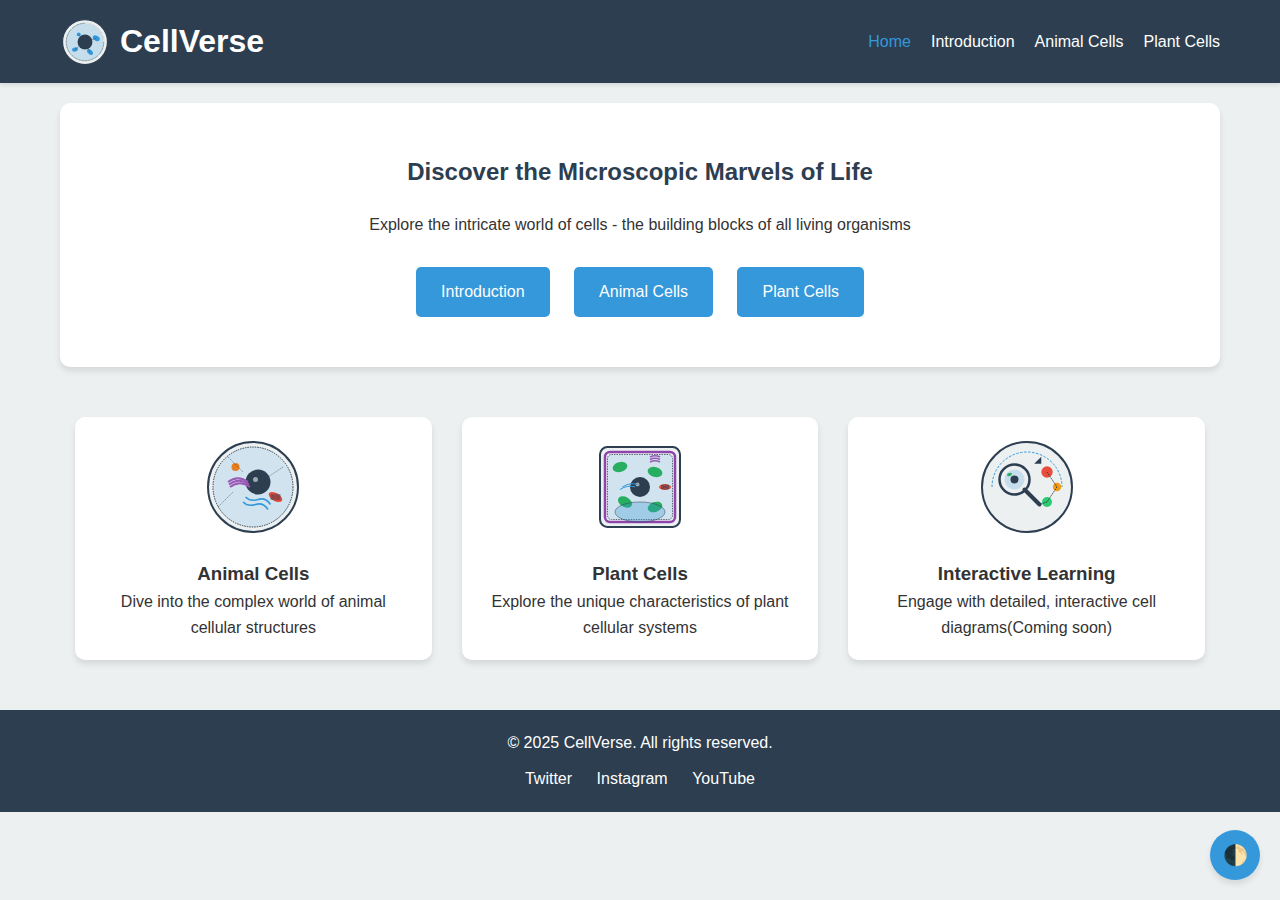
<file: Cellverse/index.html>
<!DOCTYPE html>
<html lang="en">
<head>
    <meta charset="UTF-8">
    <meta name="viewport" content="width=device-width, initial-scale=1.0">
    <title>CellVerse - Explore the World of Cells</title>
    <link rel="stylesheet" href="styles.css">
</head>
<body>
    <header>
        <nav>
            <div class="logo">
                <img src="cellverse-logo.svg" alt="CellVerse Logo">
                <h1>CellVerse</h1>
            </div>
            <ul>
                <li><a href="index.html" class="active">Home</a></li>
                <li><a href="about.html">Introduction</a></li>
                <li><a href="animal-cells.html">Animal Cells</a></li>
                <li><a href="plant-cells.html">Plant Cells</a></li>
            </ul>
        </nav>
    </header>

    <main>
        <section class="hero">
            <h2>Discover the Microscopic Marvels of Life</h2>
            <p>Explore the intricate world of cells - the building blocks of all living organisms</p>
            <div class="cta-buttons">
                <a href="about.html" class="btn btn-secondary">Introduction</a>
                <a href="animal-cells.html" class="btn btn-secondary">Animal Cells</a>
                <a href="plant-cells.html" class="btn btn-secondary">Plant Cells</a>
            </div>
        </section>

        <section class="features">
            <div class="feature">
                <img src="animal-cell-icon.svg" alt="Animal Cell Icon">
                <h3>Animal Cells</h3>
                <p>Dive into the complex world of animal cellular structures</p>
            </div>
            <div class="feature">
                <img src="plant-cell-icon.svg" alt="Plant Cell Icon">
                <h3>Plant Cells</h3>
                <p>Explore the unique characteristics of plant cellular systems</p>
            </div>
            <div class="feature">
                <img src="interactive-icon.svg" alt="Interactive Icon">
                <h3>Interactive Learning</h3>
                <p>Engage with detailed, interactive cell diagrams(Coming soon)</p>
            </div>
        </section>
    </main>

    <footer>
        <p>&copy; 2025 CellVerse. All rights reserved.</p>
        <div class="social-links">
            <a href="#" class="social-icon">Twitter</a>
            <a href="#" class="social-icon">Instagram</a>
            <a href="#" class="social-icon">YouTube</a>
        </div>
    </footer>

    <script src="main.js"></script>
</body>
</html>
</file>
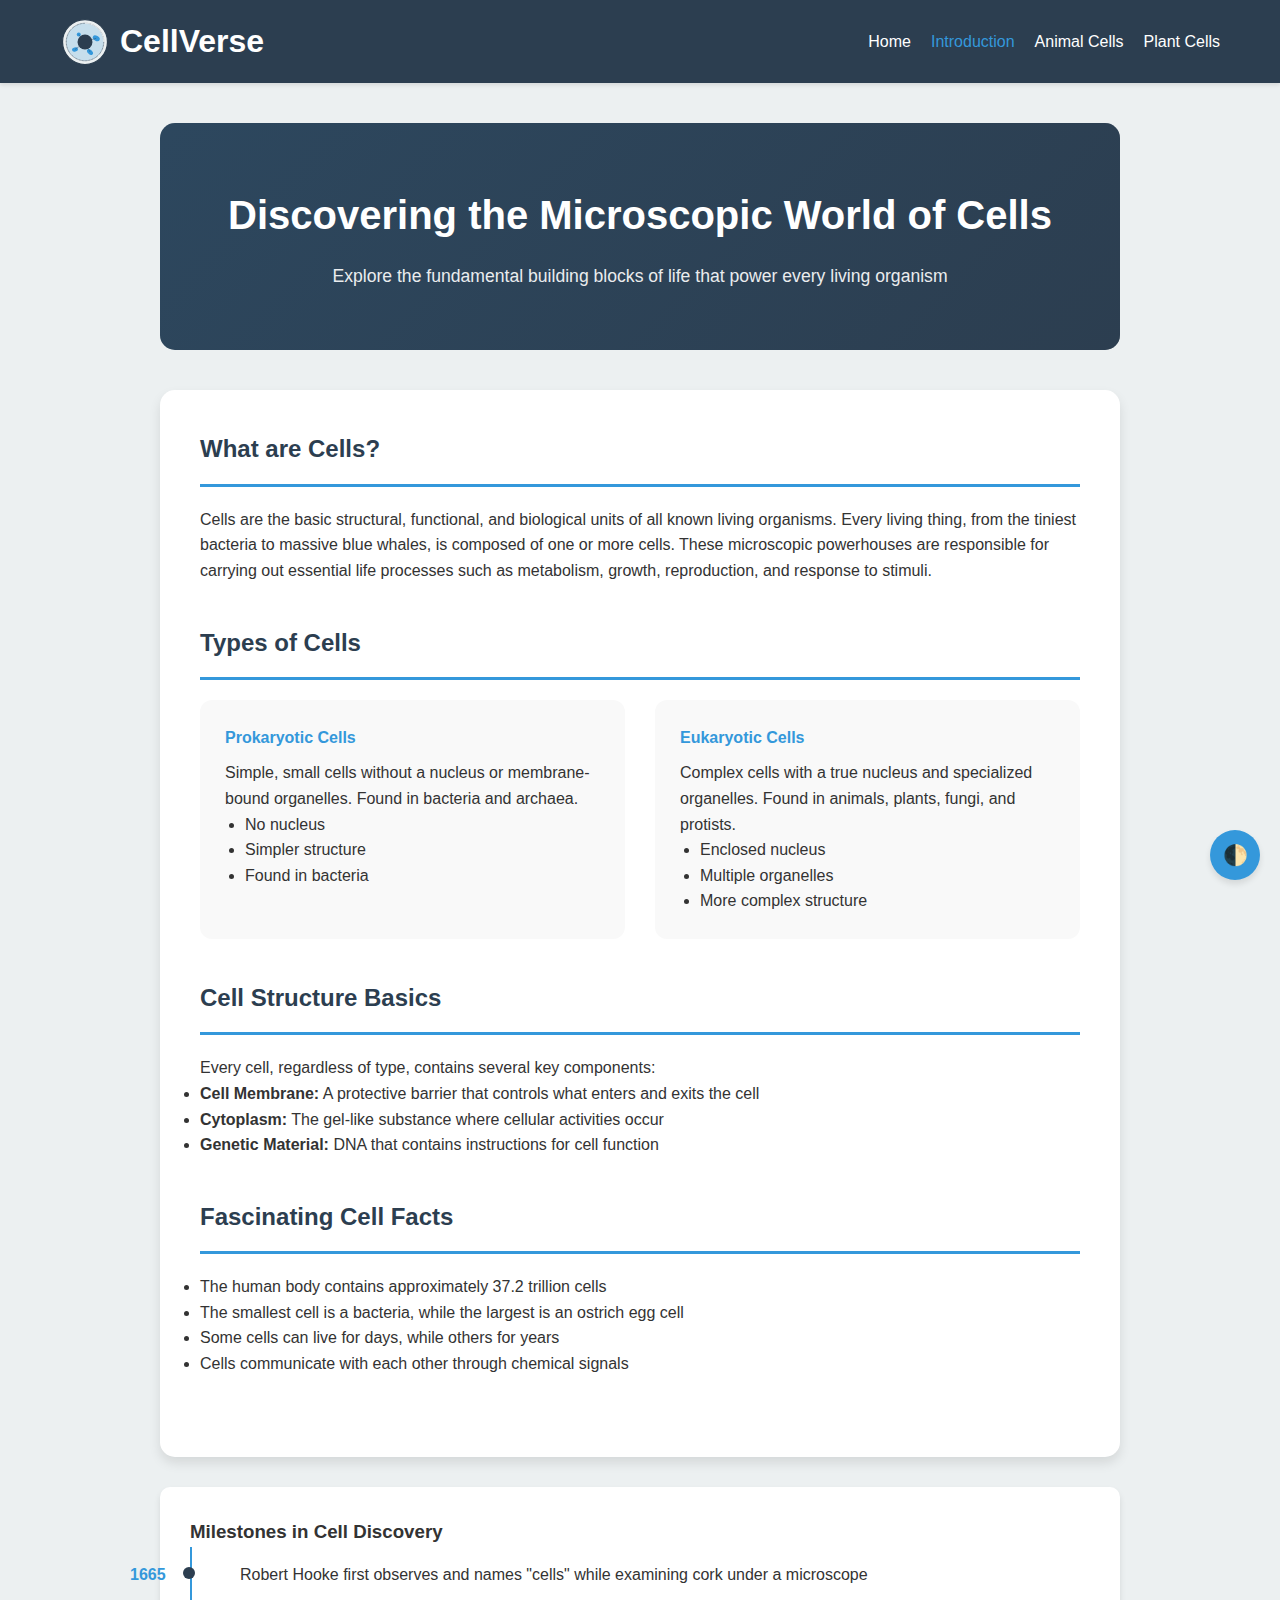
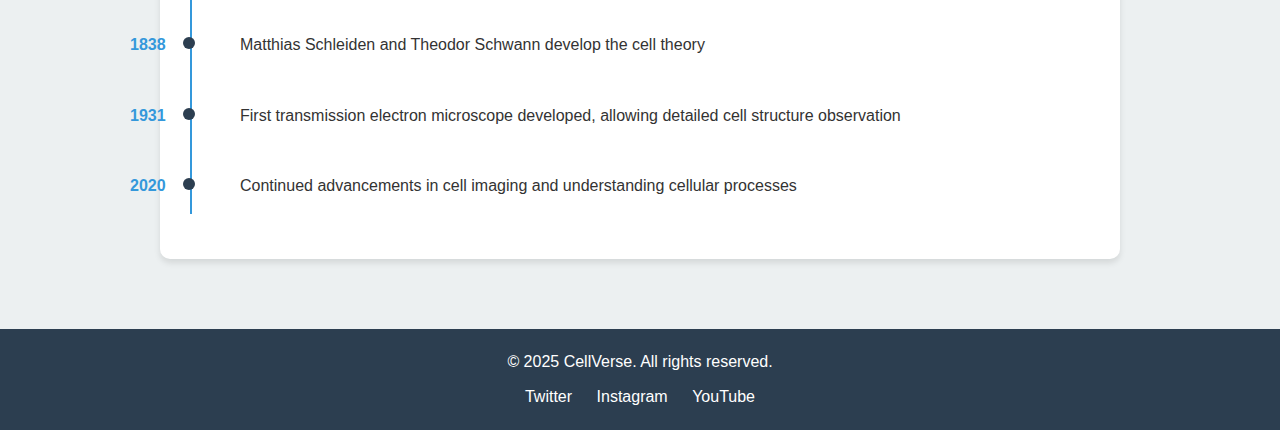
<file: Cellverse/about.html>
<!DOCTYPE html>
<html lang="en">
<head>
    <meta charset="UTF-8">
    <meta name="viewport" content="width=device-width, initial-scale=1.0">
    <title>CellVerse - About Cells</title>
    <link rel="stylesheet" href="styles.css">
</head>
<body>
    <header>
        <nav>
            <div class="logo">
                <img src="cellverse-logo.svg" alt="CellVerse Logo">
                <h1>CellVerse</h1>
            </div>
            <ul>
                <li><a href="index.html">Home</a></li>
                <li><a href="about.html"class="active">Introduction</a></li>
                <li><a href="animal-cells.html" >Animal Cells</a></li>
                <li><a href="plant-cells.html">Plant Cells</a></li>
            </ul>
        </nav>
    </header>

    <main class="about-page">
        <section class="about-hero">
            <h2>Discovering the Microscopic World of Cells</h2>
            <p>Explore the fundamental building blocks of life that power every living organism</p>
        </section>

        <section class="about-content">
            <div class="content-block">
                <h3>What are Cells?</h3>
                <p>Cells are the basic structural, functional, and biological units of all known living organisms. Every living thing, from the tiniest bacteria to massive blue whales, is composed of one or more cells. These microscopic powerhouses are responsible for carrying out essential life processes such as metabolism, growth, reproduction, and response to stimuli.</p>
            </div>

            <div class="content-block">
                <h3>Types of Cells</h3>
                <div class="cell-types">
                    <div class="cell-type">
                        <h4>Prokaryotic Cells</h4>
                        <p>Simple, small cells without a nucleus or membrane-bound organelles. Found in bacteria and archaea.</p>
                        <ul>
                            <li>No nucleus</li>
                            <li>Simpler structure</li>
                            <li>Found in bacteria</li>
                        </ul>
                    </div>
                    <div class="cell-type">
                        <h4>Eukaryotic Cells</h4>
                        <p>Complex cells with a true nucleus and specialized organelles. Found in animals, plants, fungi, and protists.</p>
                        <ul>
                            <li>Enclosed nucleus</li>
                            <li>Multiple organelles</li>
                            <li>More complex structure</li>
                        </ul>
                    </div>
                </div>
            </div>

            <div class="content-block">
                <h3>Cell Structure Basics</h3>
                <p>Every cell, regardless of type, contains several key components:</p>
                <ul>
                    <li><strong>Cell Membrane:</strong> A protective barrier that controls what enters and exits the cell</li>
                    <li><strong>Cytoplasm:</strong> The gel-like substance where cellular activities occur</li>
                    <li><strong>Genetic Material:</strong> DNA that contains instructions for cell function</li>
                </ul>
            </div>

            <div class="content-block">
                <h3>Fascinating Cell Facts</h3>
                <ul>
                    <li>The human body contains approximately 37.2 trillion cells</li>
                    <li>The smallest cell is a bacteria, while the largest is an ostrich egg cell</li>
                    <li>Some cells can live for days, while others for years</li>
                    <li>Cells communicate with each other through chemical signals</li>
                </ul>
            </div>
        </section>

        <section class="scientific-timeline">
            <h3>Milestones in Cell Discovery</h3>
            <div class="timeline">
                <div class="timeline-item">
                    <span class="year">1665</span>
                    <p>Robert Hooke first observes and names "cells" while examining cork under a microscope</p>
                </div>
                <div class="timeline-item">
                    <span class="year">1838</span>
                    <p>Matthias Schleiden and Theodor Schwann develop the cell theory</p>
                </div>
                <div class="timeline-item">
                    <span class="year">1931</span>
                    <p>First transmission electron microscope developed, allowing detailed cell structure observation</p>
                </div>
                <div class="timeline-item">
                    <span class="year">2020</span>
                    <p>Continued advancements in cell imaging and understanding cellular processes</p>
                </div>
            </div>
        </section>
    </main>

    <footer>
        <p>&copy; 2025 CellVerse. All rights reserved.</p>
        <div class="social-links">
            <a href="#" class="social-icon">Twitter</a>
            <a href="#" class="social-icon">Instagram</a>
            <a href="#" class="social-icon">YouTube</a>
        </div>
    </footer>

    <script src="main.js"></script>
</body>
</html>
</file>
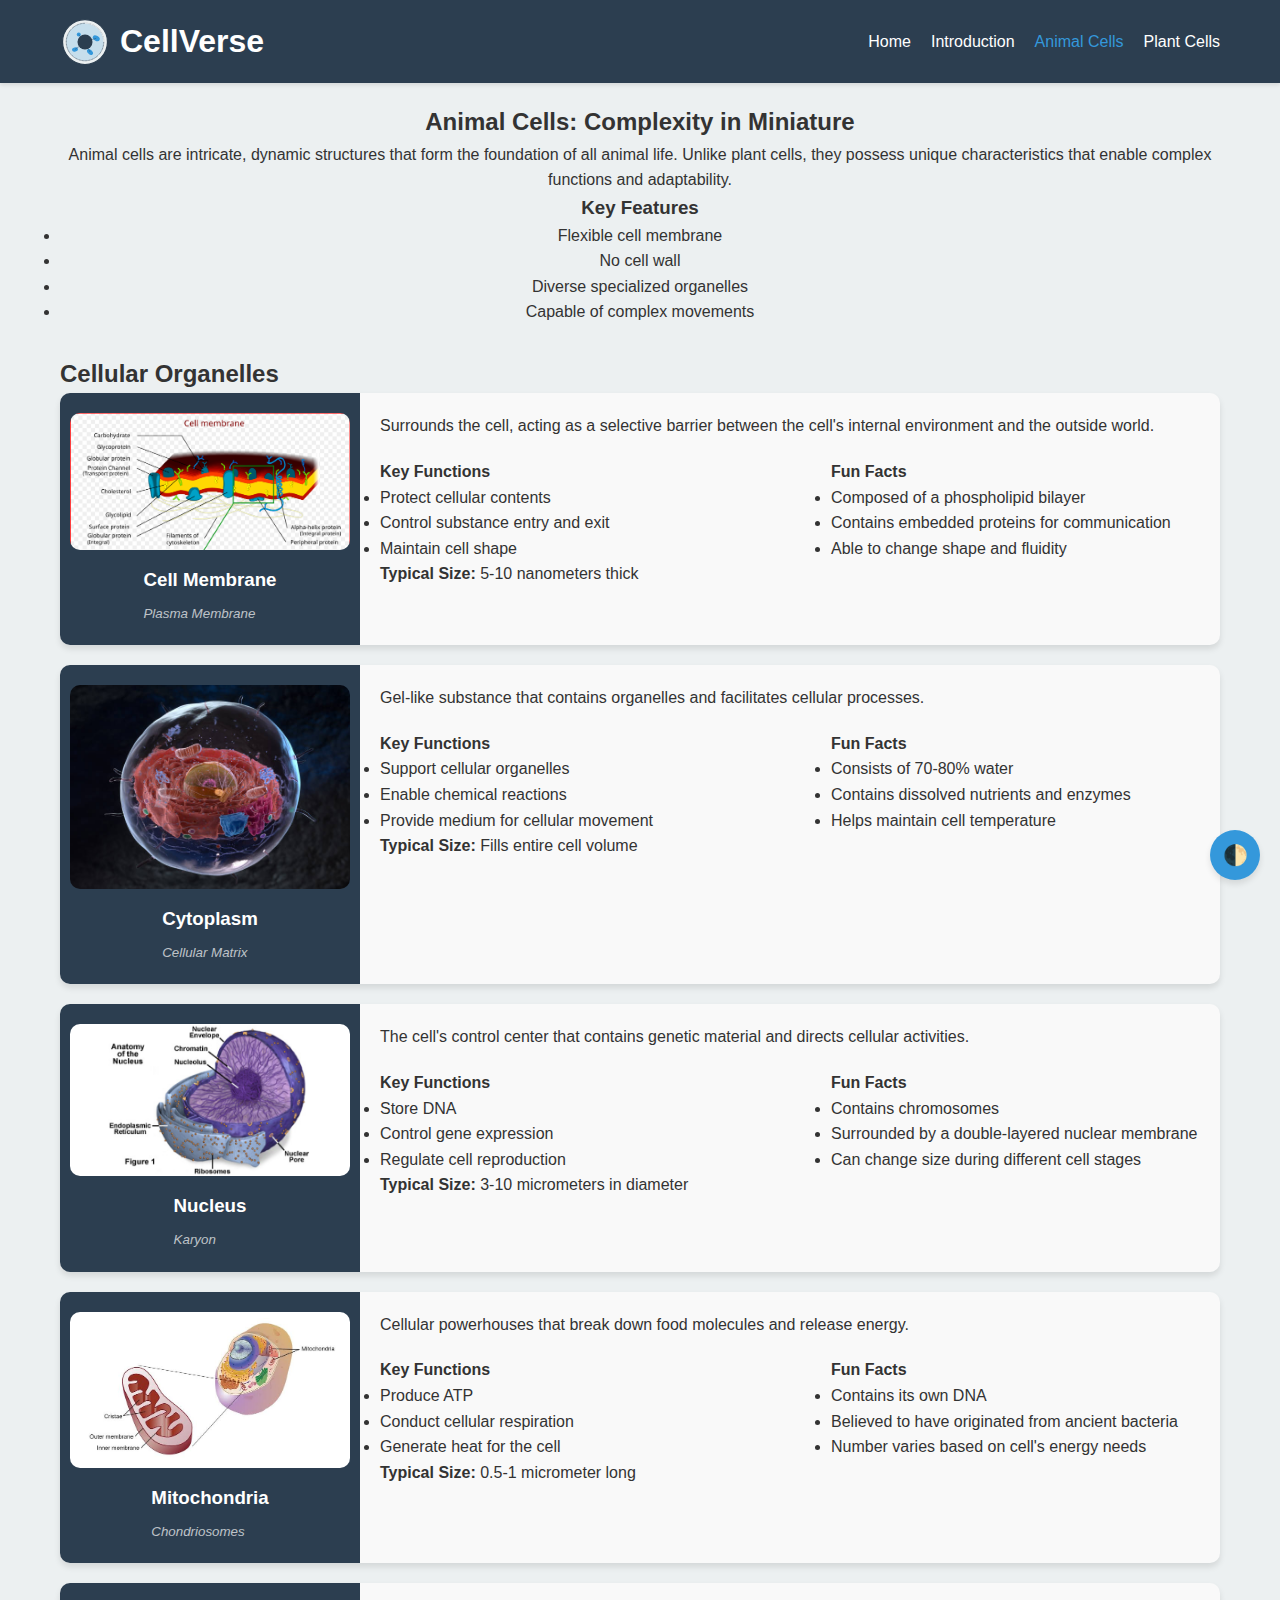
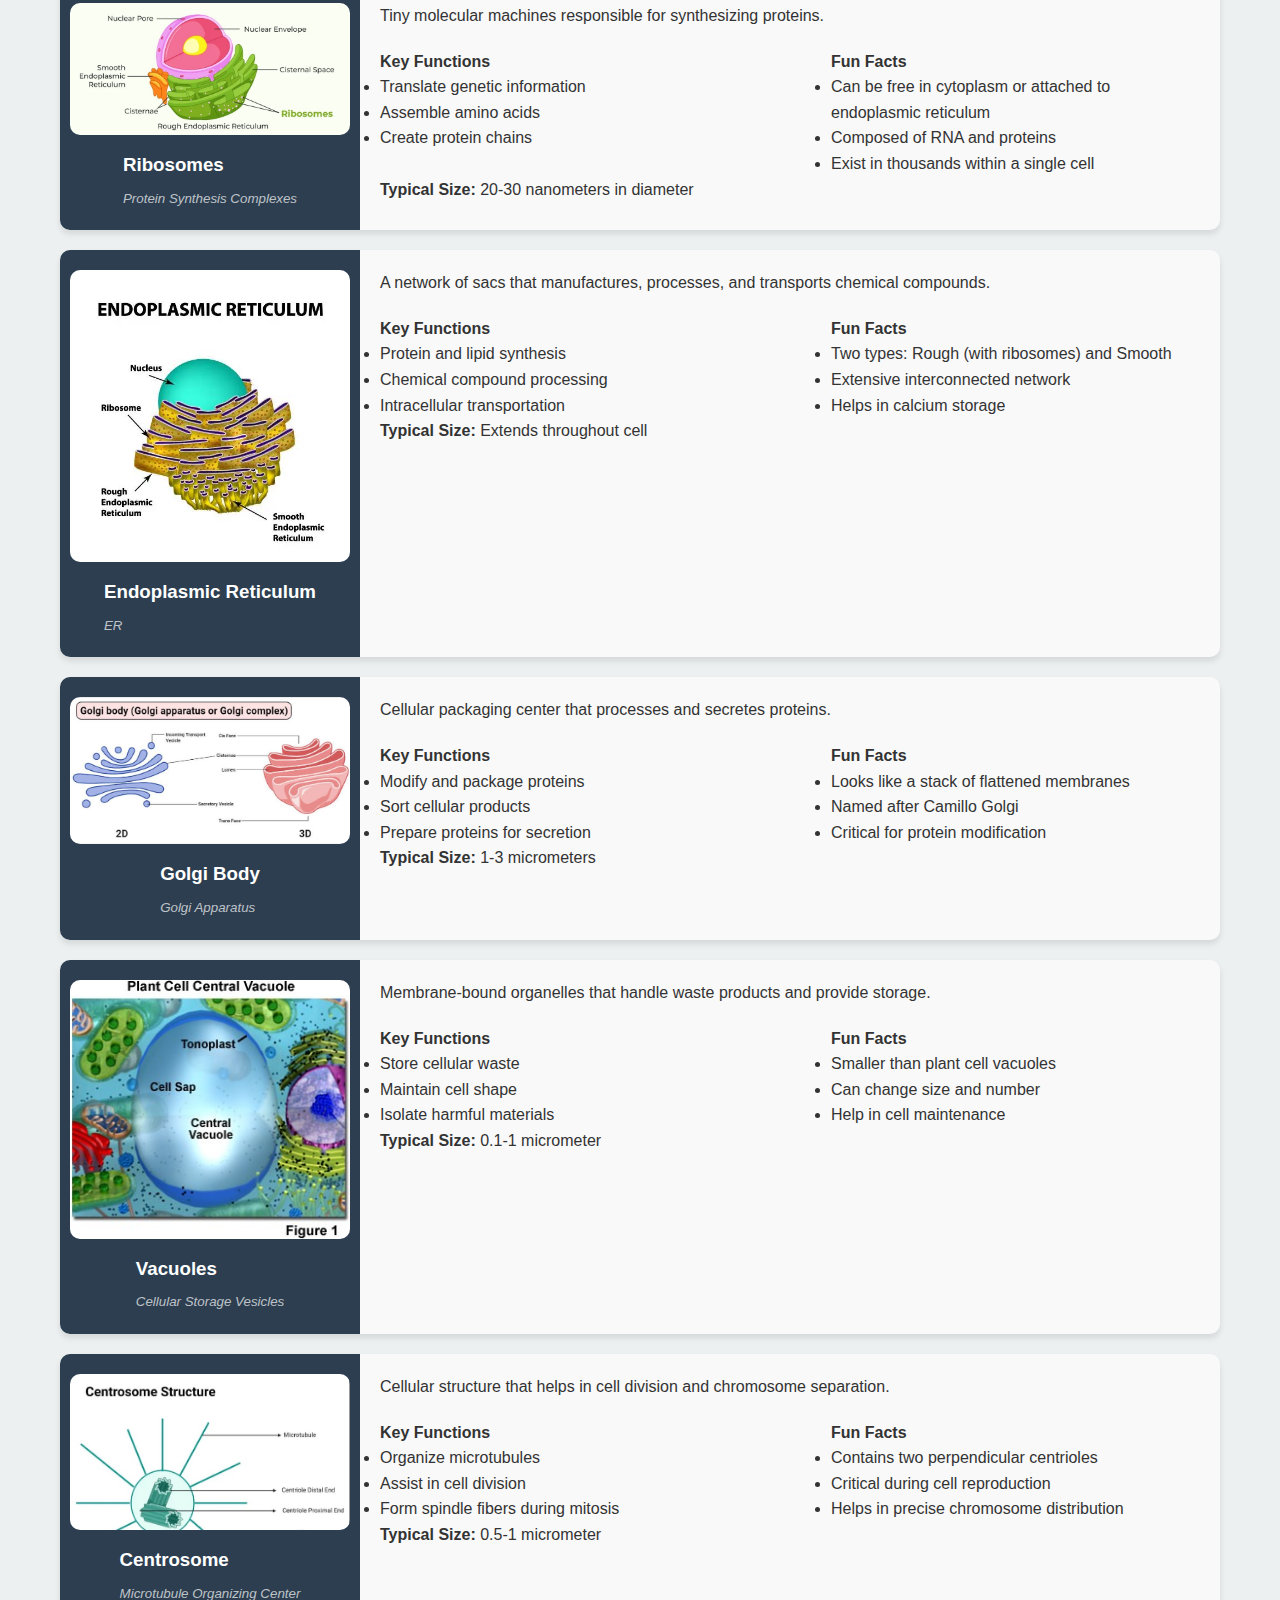
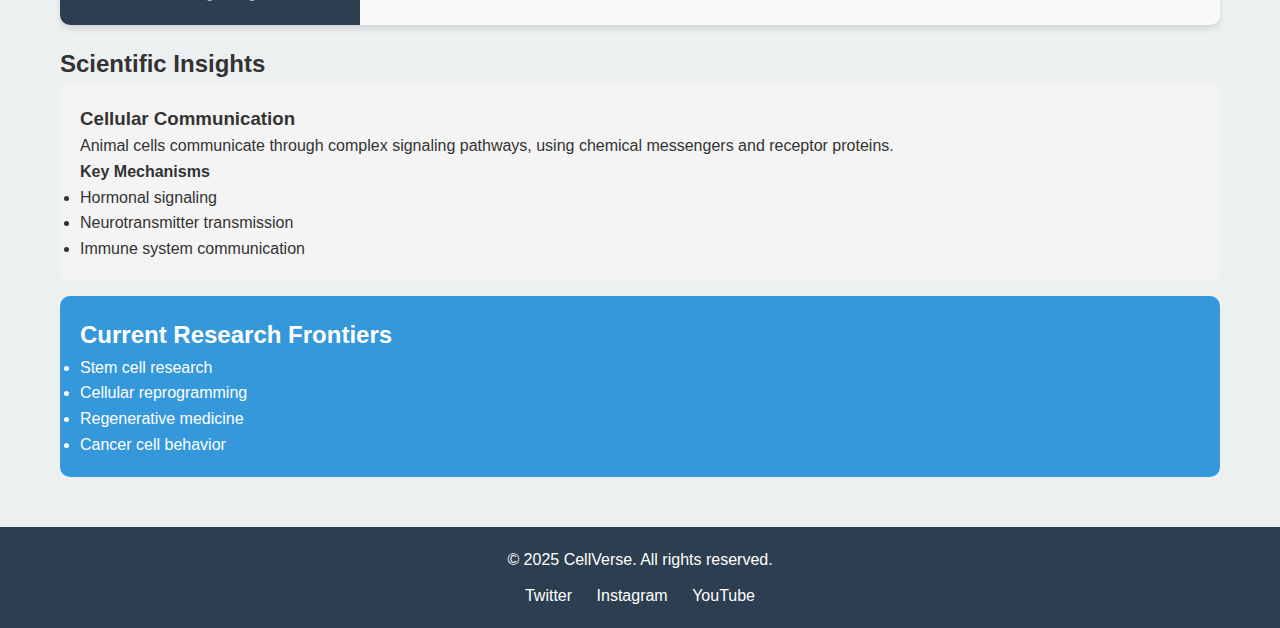
<file: Cellverse/animal-cells.html>
<!DOCTYPE html>
<html lang="en">
<head>
    <meta charset="UTF-8">
    <meta name="viewport" content="width=device-width, initial-scale=1.0">
    <title>CellVerse - Animal Cells</title>
    <link rel="stylesheet" href="styles.css">
</head>
<body class="animal-cells-page">
    <header>
        <nav>
            <div class="logo">
                <img src="cellverse-logo.svg" alt="CellVerse Logo">
                <h1>CellVerse</h1>
            </div>
            <ul>
                <li><a href="index.html">Home</a></li>
                <li><a href="about.html">Introduction</a></li>
                <li><a href="animal-cells.html" class="active">Animal Cells</a></li>
                <li><a href="plant-cells.html">Plant Cells</a></li>
            </ul>
        </nav>
    </header>

    <main>
        <!-- Content will be dynamically populated by JavaScript -->
    </main>

    <footer>
        <p>&copy; 2025 CellVerse. All rights reserved.</p>
        <div class="social-links">
            <a href="#" class="social-icon">Twitter</a>
            <a href="#" class="social-icon">Instagram</a>
            <a href="#" class="social-icon">YouTube</a>
        </div>
    </footer>

    <script src="animal-cells.js"></script>
    <script src="main.js"></script>
</body>
</html>
</file>
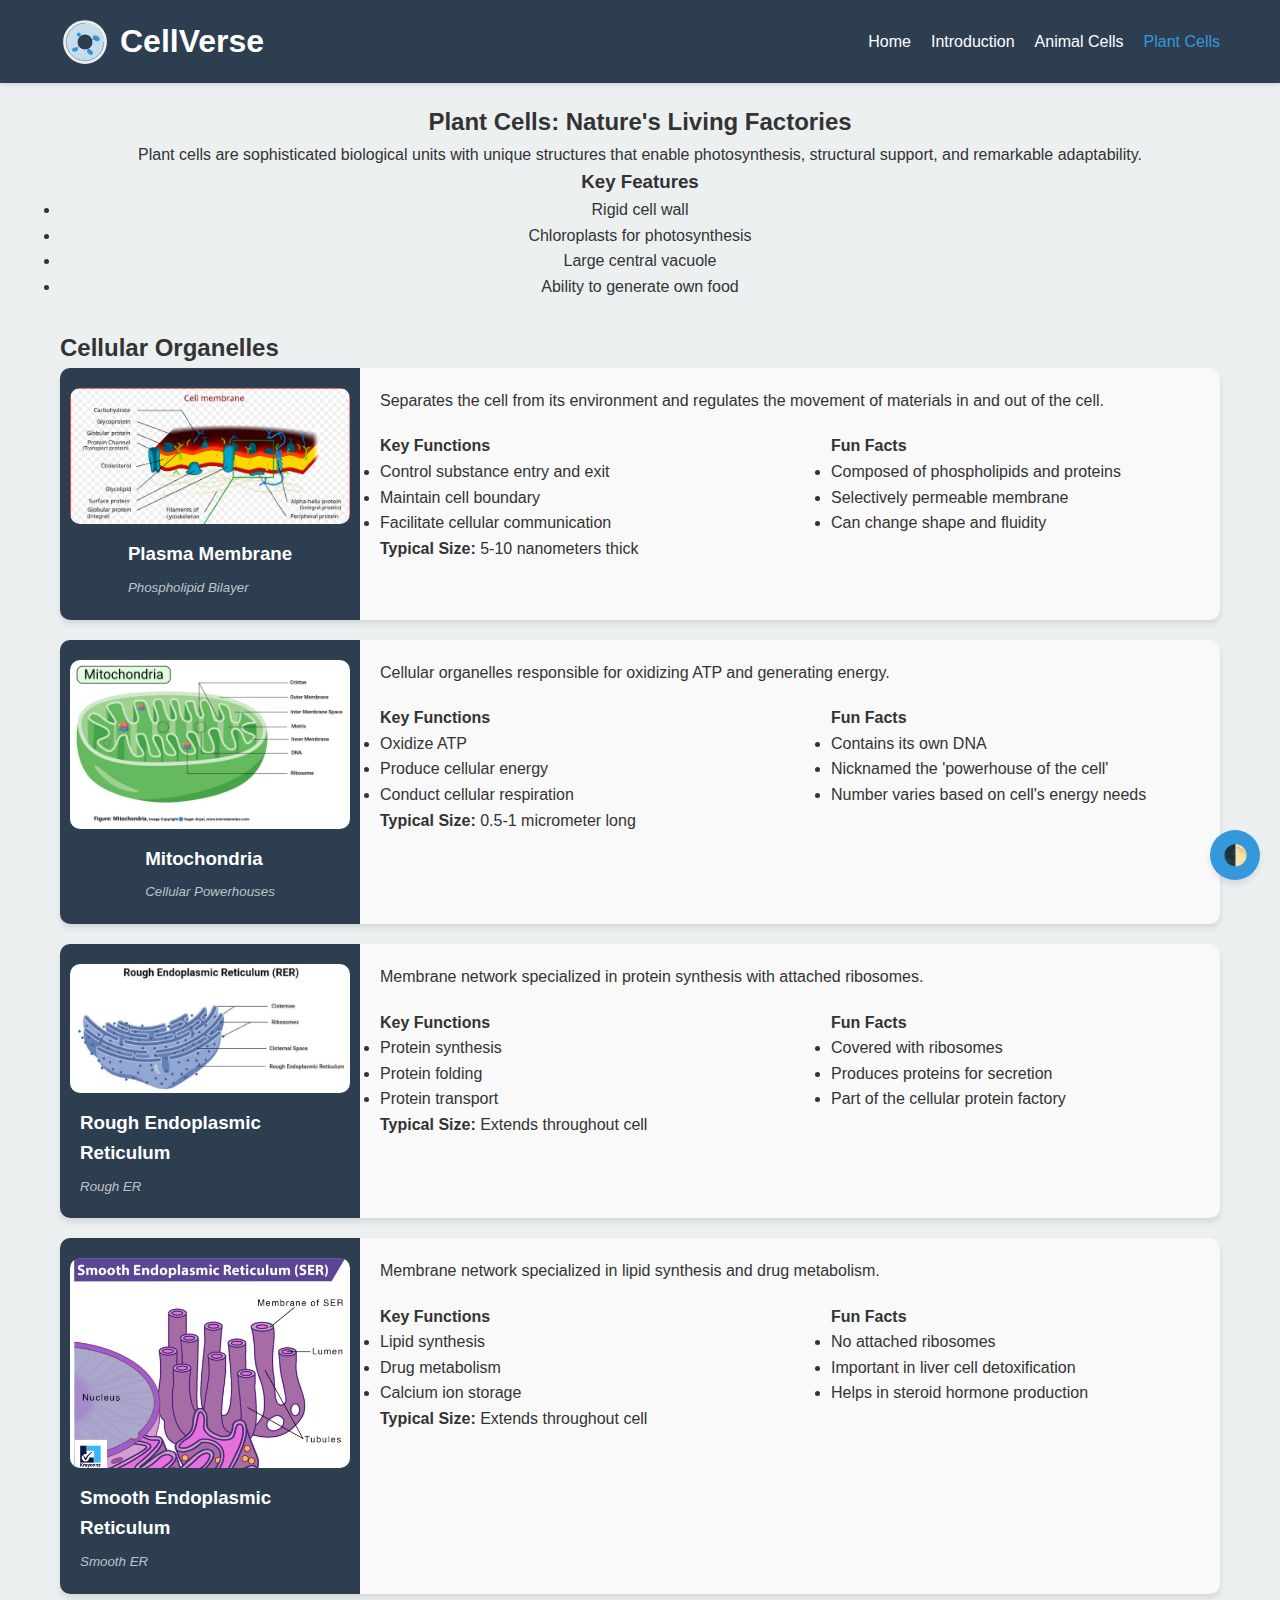
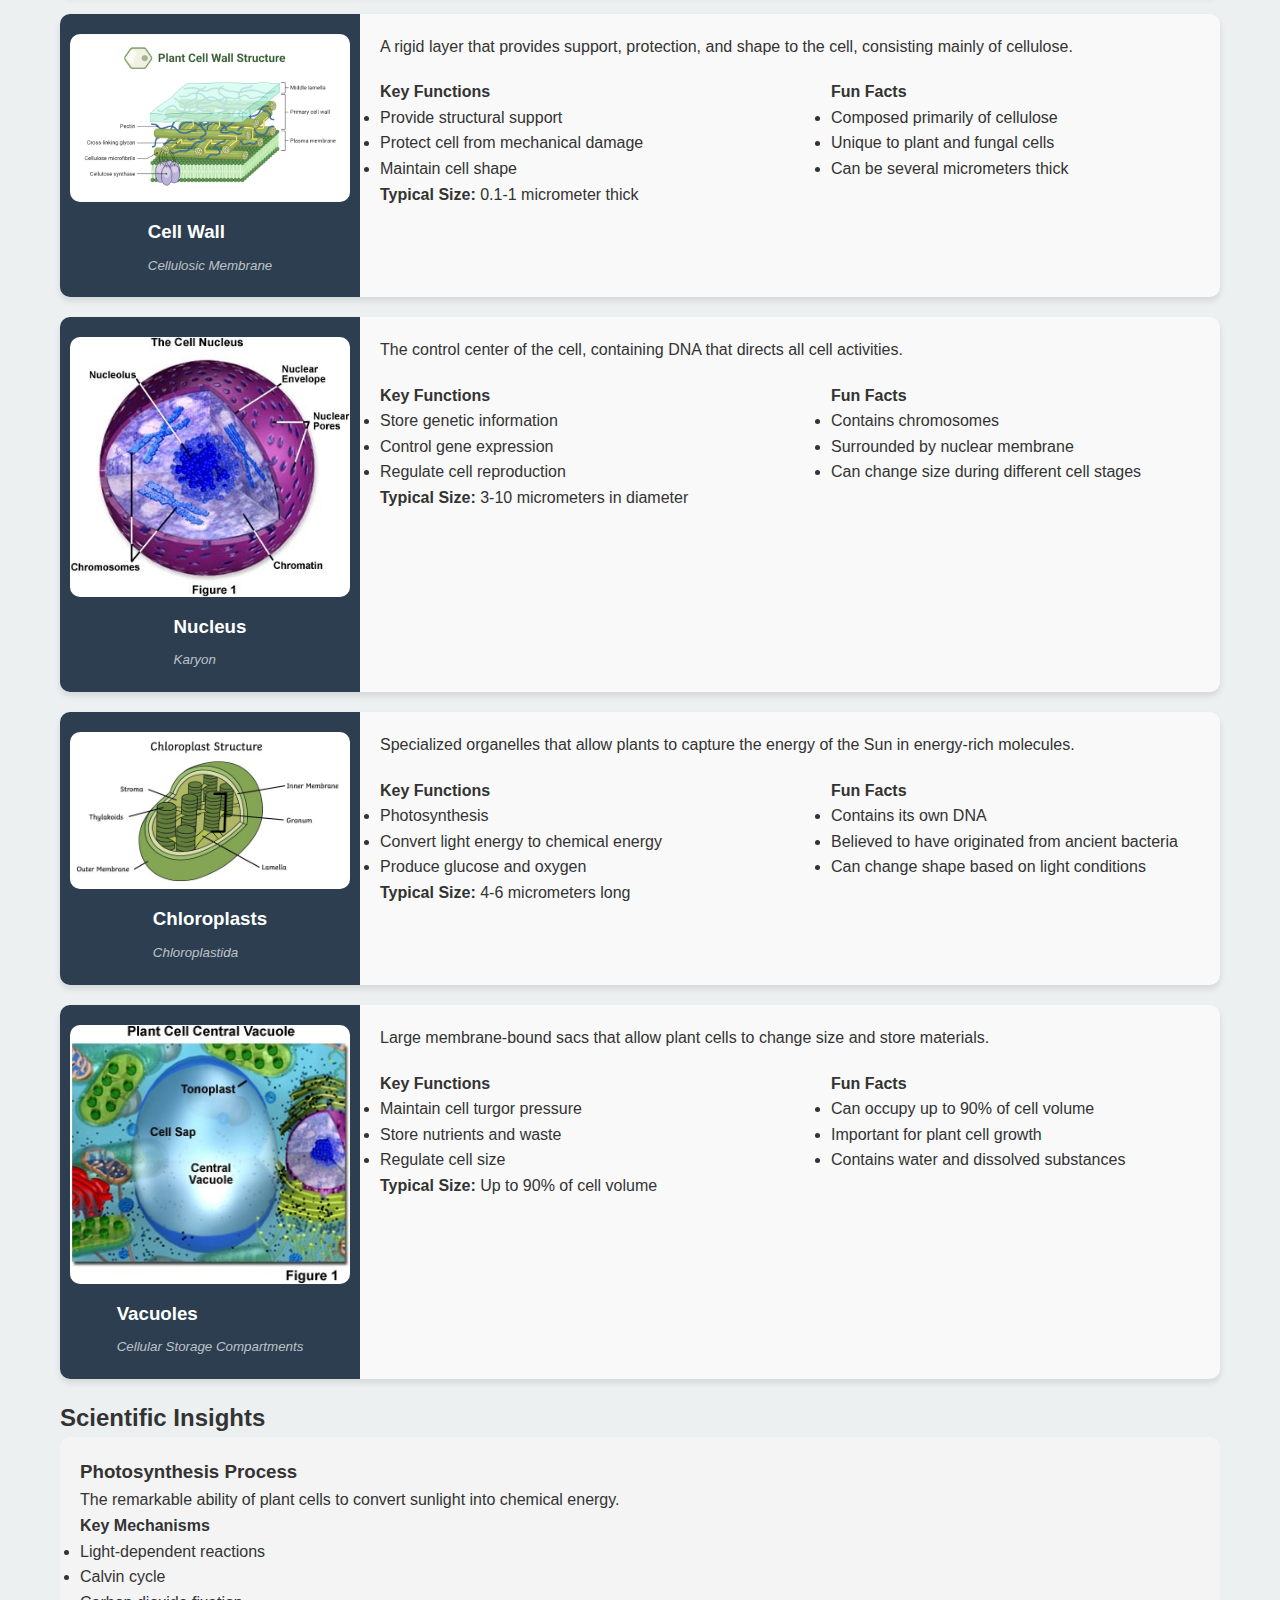
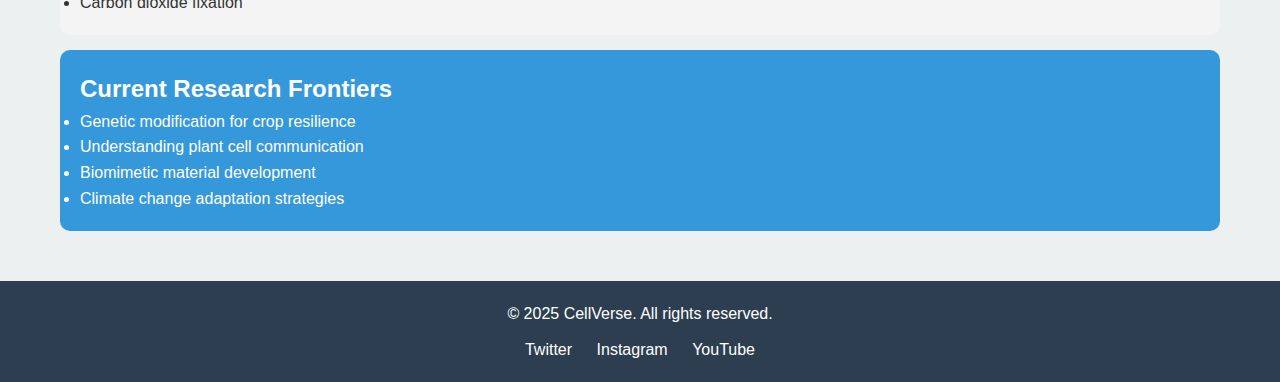
<file: Cellverse/plant-cells.html>
<!DOCTYPE html>
<html lang="en">
<head>
    <meta charset="UTF-8">
    <meta name="viewport" content="width=device-width, initial-scale=1.0">
    <title>CellVerse - Plant Cells</title>
    <link rel="stylesheet" href="styles.css">
</head>
<body class="plant-cells-page">
    <header>
        <nav>
            <div class="logo">
                <img src="cellverse-logo.svg" alt="CellVerse Logo">
                <h1>CellVerse</h1>
            </div>
            <ul>
                <li><a href="index.html">Home</a></li>
                <li><a href="about.html">Introduction</a></li>
                <li><a href="animal-cells.html" >Animal Cells</a></li>
                <li><a href="plant-cells.html"class="active">Plant Cells</a></li>
            </ul>
        </nav>
    </header>

    <main>
        <!-- Content will be dynamically populated by JavaScript -->
    </main>

    <footer>
        <p>&copy; 2025 CellVerse. All rights reserved.</p>
        <div class="social-links">
            <a href="#" class="social-icon">Twitter</a>
            <a href="#" class="social-icon">Instagram</a>
            <a href="#" class="social-icon">YouTube</a>
        </div>
    </footer>

    <script src="plant-cells.js"></script>
    <script src="main.js"></script>
</body>
</html>
</file>
<file: Cellverse/styles.css>
:root {
    /* Light Mode Colors */
    --primary-color: #2c3e50;
    --secondary-color: #3498db;
    --background-color: #ecf0f1;
    --text-color: #333;
    --hover-color: #2980b9;
    --card-background: white;
    --card-shadow: rgba(0,0,0,0.1);

    /* Dark Mode Colors */
    --dark-primary-color: #1a242f;
    --dark-secondary-color: #2c89d6;
    --dark-background-color: #121620;
    --dark-text-color: #e0e0e0;
    --dark-card-background: #1e2433;
    --dark-card-shadow: rgba(255,255,255,0.05);
}

* {
    margin: 0;
    padding: 0;
    box-sizing: border-box;
}

body {
    font-family: 'Segoe UI', Tahoma, Geneva, Verdana, sans-serif;
    line-height: 1.6;
    background-color: var(--background-color);
    color: var(--text-color);
    transition: background-color 0.3s, color 0.3s;
}
h1 a{
    font-size: 2.5rem;
    margin-bottom: 20px;
    color-scheme: white;
    text-decoration: none; 

}
/* Dark Mode Styles */
body.dark-mode {
    background-color: var(--dark-background-color);
    color: var(--dark-text-color);
}

body.dark-mode header {
    background-color: var(--dark-primary-color);
}

body.dark-mode .about-hero {
    background-color: var(--dark-primary-color);
}
/* Enhance dark mode readability */
body.dark-mode .organelle-detail {
    background-color: var(--dark-card-background);
    color: var(--dark-text-color);
    box-shadow: 0 4px 6px var(--dark-card-shadow);
}

body.dark-mode .organelle-header {
    background-color: var(--dark-primary-color);
    color: var(--dark-secondary-color);
}

body.dark-mode .organelle-header img {
    border: 2px solid var(--dark-secondary-color);
}

body.dark-mode .organelle-title h3 {
    color: var(--dark-secondary-color);
}

body.dark-mode .organelle-title small {
    color: rgba(255,255,255,0.6);
}

body.dark-mode .organelle-content {
    background-color: var(--dark-background-color);
    color: var(--dark-text-color);
}

body.dark-mode .organelle-details {
    border-top: 1px solid rgba(255,255,255,0.1);
}

body.dark-mode .functions h4,
body.dark-mode .fun-facts h4 {
    color: var(--dark-secondary-color);
}

body.dark-mode .size-info {
    color: var(--dark-secondary-color);
    opacity: 0.8;
}
body.dark-mode .scientific-insights .insight {
    background-color: var(--dark-card-background);
    color: var(--dark-text-color);
    border: 1px solid rgba(255,255,255,0.1);
    box-shadow: 0 4px 6px rgba(0,0,0,0.2);
}

body.dark-mode .scientific-insights .insight h3 {
    color: var(--dark-secondary-color);
    border-bottom: 2px solid rgba(44, 152, 219, 0.3);
    padding-bottom: 10px;
    margin-bottom: 15px;
}

body.dark-mode .scientific-insights .insight p {
    color: var(--dark-text-color);
    opacity: 0.9;
}

body.dark-mode .scientific-insights .insight-details h4 {
    color: var(--dark-secondary-color);
    margin-top: 15px;
}

body.dark-mode .scientific-insights .insight-details ul {
    color: var(--dark-text-color);
    opacity: 0.9;
    list-style-type: disc;
    padding-left: 20px;
}
body.dark-mode .about-content,
body.dark-mode .scientific-timeline,
body.dark-mode .cell-type,
body.dark-mode .feature,
body.dark-mode .hero {
    background-color: var(--dark-card-background);
    color: var(--dark-text-color);
    box-shadow: 0 4px 6px var(--dark-card-shadow);
}

body.dark-mode .content-block h3 {
    color: var(--dark-secondary-color);
    border-bottom-color: var(--dark-secondary-color);
}

body.dark-mode .cell-type {
    background-color: rgba(255,255,255,0.05);
}

/* Theme Toggle Styles */
.theme-toggle {
    position: fixed;
    bottom: 20px;
    right: 20px;
    background-color: var(--secondary-color);
    color: white;
    border: none;
    border-radius: 50%;
    width: 50px;
    height: 50px;
    font-size: 20px;
    display: flex;
    align-items: center;
    justify-content: center;
    cursor: pointer;
    box-shadow: 0 4px 6px rgba(0,0,0,0.1);
    z-index: 1000;
    transition: transform 0.3s ease;
}

.theme-toggle:hover {
    transform: scale(1.1);
}

header {
    background-color: var(--primary-color);
    color: white;
    padding: 1rem 0;
    box-shadow: 0 2px 4px rgba(0,0,0,0.1);
}

nav {
    display: flex;
    justify-content: space-between;
    align-items: center;
    max-width: 1200px;
    margin: 0 auto;
    padding: 0 20px;
}

.logo {
    display: flex;
    align-items: center;
}

.logo img {
    width: 50px;
    margin-right: 10px;
}

nav ul {
    display: flex;
    list-style: none;
}

nav ul li {
    margin-left: 20px;
}

nav ul li a {
    color: white;
    text-decoration: none;
    transition: color 0.3s ease;
    font-weight: 500;
}

nav ul li a:hover, nav ul li a.active {
    color: var(--secondary-color);
}

main {
    max-width: 1200px;
    margin: 0 auto;
    padding: 20px;
}

.hero {
    text-align: center;
    padding: 50px 0;
    background-color: white;
    border-radius: 10px;
    box-shadow: 0 4px 6px rgba(0,0,0,0.1);
}

.hero h2 {
    color: var(--primary-color);
    margin-bottom: 20px;
}

.cta-buttons {
    margin-top: 30px;
}

.btn {
    display: inline-block;
    padding: 12px 25px;
    margin: 0 10px;
    text-decoration: none;
    border-radius: 5px;
    transition: all 0.3s ease;
}

.btn-primary {
    background-color: var(--primary-color);
    color: white;
}

.btn-secondary {
    background-color: var(--secondary-color);
    color: white;
}

.btn:hover {
    transform: translateY(-3px);
    box-shadow: 0 4px 6px rgba(0,0,0,0.1);
}

.features {
    display: flex;
    justify-content: space-between;
    margin-top: 50px;
}

.feature {
    text-align: center;
    flex: 1;
    margin: 0 15px;
    padding: 20px;
    background-color: white;
    border-radius: 10px;
    box-shadow: 0 4px 6px rgba(0,0,0,0.1);
}

.feature img {
    width: 100px;
    margin-bottom: 15px;
}

.cell-overview {
    text-align: center;
    margin-bottom: 30px;
}

.organelles-grid {
    display: grid;
    grid-template-columns: repeat(auto-fit, minmax(250px, 1fr));
    gap: 20px;
}

.organelle-card {
    background-color: white;
    border-radius: 10px;
    padding: 20px;
    box-shadow: 0 4px 6px rgba(0,0,0,0.1);
    text-align: center;
    transition: transform 0.3s ease;
}

.organelle-card:hover {
    transform: scale(1.05);
}

.organelle-card img {
    max-width: 200px;
    height: 200px;
    object-fit: cover;
    border-radius: 10px;
    margin-bottom: 15px;
}

footer {
    background-color: var(--primary-color);
    color: white;
    text-align: center;
    padding: 20px 0;
    margin-top: 30px;
}

.social-links {
    margin-top: 10px;
}

.social-icon {
    color: white;
    margin: 0 10px;
    text-decoration: none;
}

/* Improved About Page Styles */
.about-page {
    max-width: 1000px;
    margin: 0 auto;
    padding: 40px 20px;
}

.about-hero {
    text-align: center;
    background-color: var(--primary-color);
    color: white;
    padding: 60px 20px;
    border-radius: 15px;
    margin-bottom: 40px;
    position: relative;
    overflow: hidden;
}

.about-hero::before {
    content: '';
    position: absolute;
    top: 0;
    left: 0;
    width: 100%;
    height: 100%;
    background: linear-gradient(135deg, 
        rgba(52, 152, 219, 0.1), 
        rgba(44, 62, 80, 0.5)
    );
    z-index: 1;
}

.about-hero h2 {
    position: relative;
    z-index: 2;
    font-size: 2.5rem;
    margin-bottom: 15px;
}

.about-hero p {
    position: relative;
    z-index: 2;
    max-width: 700px;
    margin: 0 auto;
    font-size: 1.1rem;
    opacity: 0.9;
}

.about-content {
    background-color: white;
    padding: 40px;
    border-radius: 15px;
    box-shadow: 0 6px 12px rgba(0,0,0,0.1);
}

.content-block {
    margin-bottom: 40px;
}

.content-block h3 {
    color: var(--primary-color);
    border-bottom: 3px solid var(--secondary-color);
    padding-bottom: 15px;
    margin-bottom: 20px;
    font-size: 1.5rem;
}

.cell-types {
    display: flex;
    justify-content: space-between;
    gap: 30px;
}

.cell-type {
    flex: 1;
    background-color: #f9f9f9;
    padding: 25px;
    border-radius: 12px;
    transition: transform 0.3s ease, box-shadow 0.3s ease;
}

.cell-type:hover {
    transform: translateY(-5px);
    box-shadow: 0 6px 12px rgba(0,0,0,0.1);
}

.cell-type h4 {
    color: var(--secondary-color);
    margin-bottom: 10px;
}

.cell-type ul {
    list-style-type: disc;
    padding-left: 20px;
}

.scientific-timeline {
    background-color: white;
    padding: 30px;
    border-radius: 10px;
    box-shadow: 0 4px 6px rgba(0,0,0,0.1);
    margin-top: 30px;
}

.timeline {
    position: relative;
    padding-left: 50px;
}

.timeline::before {
    content: '';
    position: absolute;
    left: 0;
    top: 0;
    width: 2px;
    height: 100%;
    background-color: var(--secondary-color);
}

.timeline-item {
    position: relative;
    padding: 15px 0;
    margin-bottom: 15px;
}

.timeline-item::before {
    content: '';
    position: absolute;
    left: -57px;
    top: 20px;
    width: 12px;
    height: 12px;
    background-color: var(--primary-color);
    border-radius: 50%;
}

.timeline-item .year {
    position: absolute;
    left: -110px;
    top: 15px;
    color: var(--secondary-color);
    font-weight: bold;
}

.organelle-detail {
    display: flex;
    background-color: #f9f9f9;
    border-radius: 10px;
    margin-bottom: 20px;
    box-shadow: 0 4px 6px rgba(0,0,0,0.1);
    overflow: hidden;
}

.organelle-header {
    width: 300px;
    display: flex;
    flex-direction: column;
    align-items: center;
    background-color: var(--primary-color);
    color: white;
    padding: 20px;
}

.organelle-header img {
    max-width: 280px;
    border-radius: 10px;
    margin-bottom: 15px;
}

.organelle-title h3 {
    margin-bottom: 5px;
}

.organelle-title small {
    color: rgba(255,255,255,0.7);
    font-style: italic;
}

.organelle-content {
    flex-grow: 1;
    padding: 20px;
}

.organelle-details {
    display: flex;
    justify-content: space-between;
    margin-top: 20px;
}

.functions, .fun-facts {
    width: 45%;
}

.scientific-insights .insight {
    background-color: #f4f4f4;
    border-radius: 10px;
    padding: 20px;
    margin-bottom: 15px;
}

.research-frontiers {
    background-color: var(--secondary-color);
    color: white;
    padding: 20px;
    border-radius: 10px;
}

@media (max-width: 768px) {
    nav {
        flex-direction: column;
        text-align: center;
    }

    nav ul {
        margin-top: 20px;
        flex-direction: column;
    }

    nav ul li {
        margin: 10px 0;
    }

    .features {
        flex-direction: column;
    }

    .feature {
        margin: 10px 0;
    }

    .organelle-detail {
        flex-direction: column;
    }

    .organelle-header {
        width: 100%;
    }

    .organelle-details {
        flex-direction: column;
    }

    .functions, .fun-facts {
        width: 100%;
        margin-bottom: 15px;
    }

    .cell-types {
        flex-direction: column;
    }

    .timeline-item .year {
        position: static;
        display: block;
        margin-bottom: 5px;
    }

    .timeline-item::before {
        left: -37px;
    }
}
</file>
